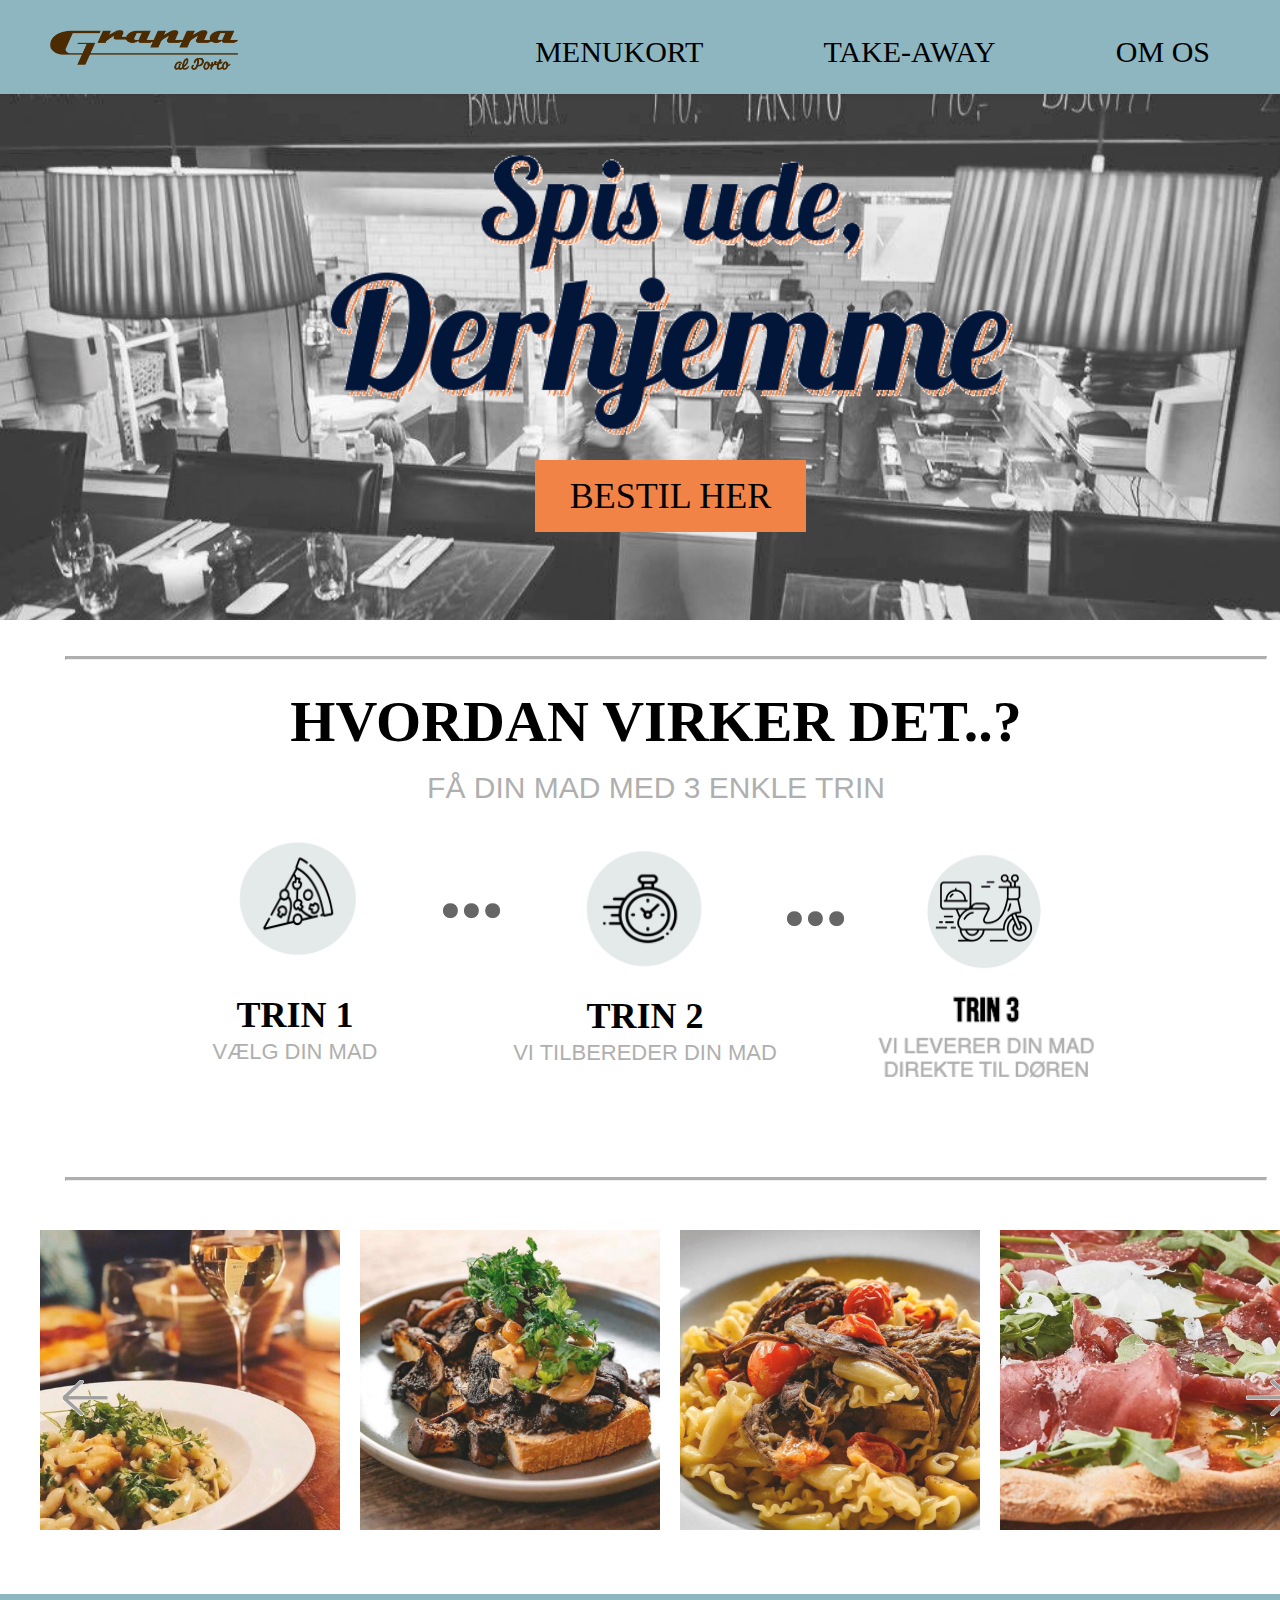
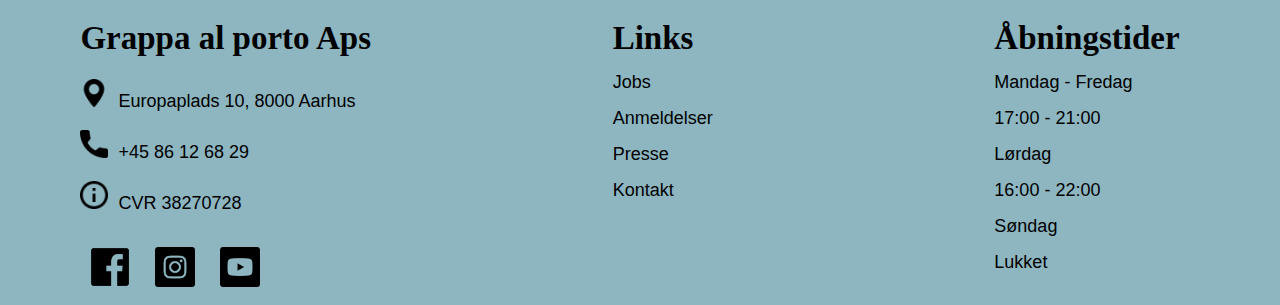
<file: index.html>
<!DOCTYPE html>
<html lang="da">

<head>
    
	<meta charset="utf-8">
    <meta name="viewport" content="width=device-width, initial-scale=1.0">

<!-- SEO -->
	<title>Mobile First</title>
	<meta name="author" content="Your Name">
    <meta name="keywords" content="Grappa, corona, italiensk, mad, pizza, pasta, specialiteter, take-away, kvalitet, Aarhus, restaurant">
	<meta name="Grappa al Porto" content="Grappa al Porto har et stærkt slægtsskab til Restaurant Grappa, som i mange år har serveret italienske lækkerier på Åboulevarden">

<!-- Stylesheets -->
	<link rel="stylesheet" href="css/style.css">
    <link rel="stylesheet" href="css/forside.css">

</head>

<body>
    
<!-- Header -->
	<header class="header">
<!-- Logo -->
    <a href="index.html" class="logo">
    <img src="images/Logo.png" alt="logo" height="40"> 
    </a>
<!-- Menuknap -->
    <input class="menu-btn" type="checkbox" id="menu-btn">
    <label class="menu-icon" for="menu-btn"><span class="navicon">
    </span></label>
<!-- Menu -->
    <ul class="menu">
        <li><a href="menu%202.html">MENUKORT</a></li>
        <li><a href="take-away.html">TAKE-AWAY</a></li>
        <li><a href="omos.html">OM OS</a></li>
    </ul>
    </header>

	<main>
<!-- Banner --> 
    <div class="banner">
    <div class="banner-text">
    <img src="images/Overskrift.png" class="overskrift" alt="headline">
    <button>BESTIL HER</button>
    </div>
    </div>

<!-- Linje --> 
    <br>
    <br>
    <hr class="linje">
    <br>
        
<!-- Timeline over bestilling --> 
    <div class="wrapper">

<!-- Infographic -->
    <h3 id="indledning">HVORDAN VIRKER DET..?</h3>
    <p id="enkle-trin">FÅ DIN MAD MED 3 ENKLE TRIN</p>
    <br>
    <img src="images/Infographic.png" class="infographic" alt="infographic">
    <br>
    <div class="area">
    <img src="images/pizza.png" class="pizza" alt="pizza">
    <div>
    <h3 id="trin-1">TRIN 1</h3>
    <p id="des-1">VÆLG DIN MAD</p>
    </div>
    <div class="dot"><p>...</p></div>
    </div>
    <br>
        
    <div class="area">
    <img src="images/time.png" class="time" alt="time">
    <div>
    <h3 id="trin-2">TRIN 2</h3>
    <p id="des-2">VI TILBEREDER DIN MAD</p>
    </div>
    <div class="dot-1"><p>...</p></div>
    </div>
    <br>
        
    <div class="area">
    <img src="images/levering.png" class="delivery" alt="pizza">
    <div>
    <img src="images/trin-3.png" class="trin-3" alt="trin">
    <h3 id="trin-3">TRIN 3</h3>
    <p id="des-3">VI LEVERER DIN MAD<br>DIREKTE TIL DØREN</p>
    </div>
    </div>
    <br>
    <br>
    </div>
        
<!-- Billedgalleri -->
    <hr class="linje-1">
    <ul class="image-gallery">
        <li><img src="images/Billedgalleri-1" alt=image-gallery class="image-1"></li>
        <li><img src="images/Billedgalleri-2" alt=image-gallery class="image-2"></li>
        <li><img src="images/Billedgalleri-3" alt=image-gallery class="image-3"></li>
        <li><img src="images/Billedgalleri-4" alt=image-gallery class="image-4"></li>
    </ul>
        
    <div class="arrows">
    <img src="images/arrow-1.png" alt="arrow" class="arrow-1">
    <img src="images/arrow-2.png" alt="arrow" class="arrow-2">
    </div>
    <br><br><br><br><br><br><br><br>
    </main>
	
<!-- Footer -->
    <footer class="footer">
    <div class="main-content">
<!-- Venstre kolonne -->
        <div class="left-box">
        <h1>Grappa al porto Aps</h1>
        <div class="content">
        <ul class="contact-icon">
            <li><a href="#"><img src="images/location.png" alt="place">Europaplads 10, 8000 Aarhus</a></li>
            <li><a href="#"><img src="images/phone.png" alt="phone">+45 86 12 68 29</a></li>
            <li><a href="#"><img src="images/cvr.png" alt="cvr"></a>CVR 38270728</li>
        </ul>
        <br>
        <ul class="social-icon">
            <li><a href="https://www.facebook.com/pages/category/Italian-Restaurant/Restaurant-Grappa-183542588343561/"><img src="images/facebook.png" alt="facebook"></a></li>
            <li><a href="https://www.instagram.com/restaurantgrappa/?hl=da"><img src="images/instagram.png" alt="instagram"></a></li>
            <li><a href="https://www.youtube.com"><img src="images/youtube.png" alt="youtube"></a></li>
        </ul>
        </div>
    </div>
        
<!-- Midter kolonne -->
        <br>
        <div class="center-box">
        <h1>Links</h1>
        <div class="content">
        <ul class="links">
            <li><a href="#">Jobs</a></li>
            <li><a href="#">Anmeldelser</a></li>
            <li><a href="#"></a>Presse</li>
            <li><a href="#"></a>Kontakt</li>
        </ul>
        </div>
    </div>

<!-- Højre kolonne -->
        <br>
    <div class="right-box">
        <h1>Åbningstider</h1>
        <div class="content">
        <ul class="hours">
            <li><a href="#">Mandag - Fredag</a></li>
            <li><a href="#">17:00 - 21:00</a></li>
            <li><a href="#">Lørdag</a></li>
            <li><a href="#">16:00 - 22:00</a></li>
            <li><a href="#"></a>Søndag</li>
            <li><a href="#">Lukket</a></li>
        </ul>
        </div>
    </div>
    </div>
    </footer>
    
</body>

</html>
</file>
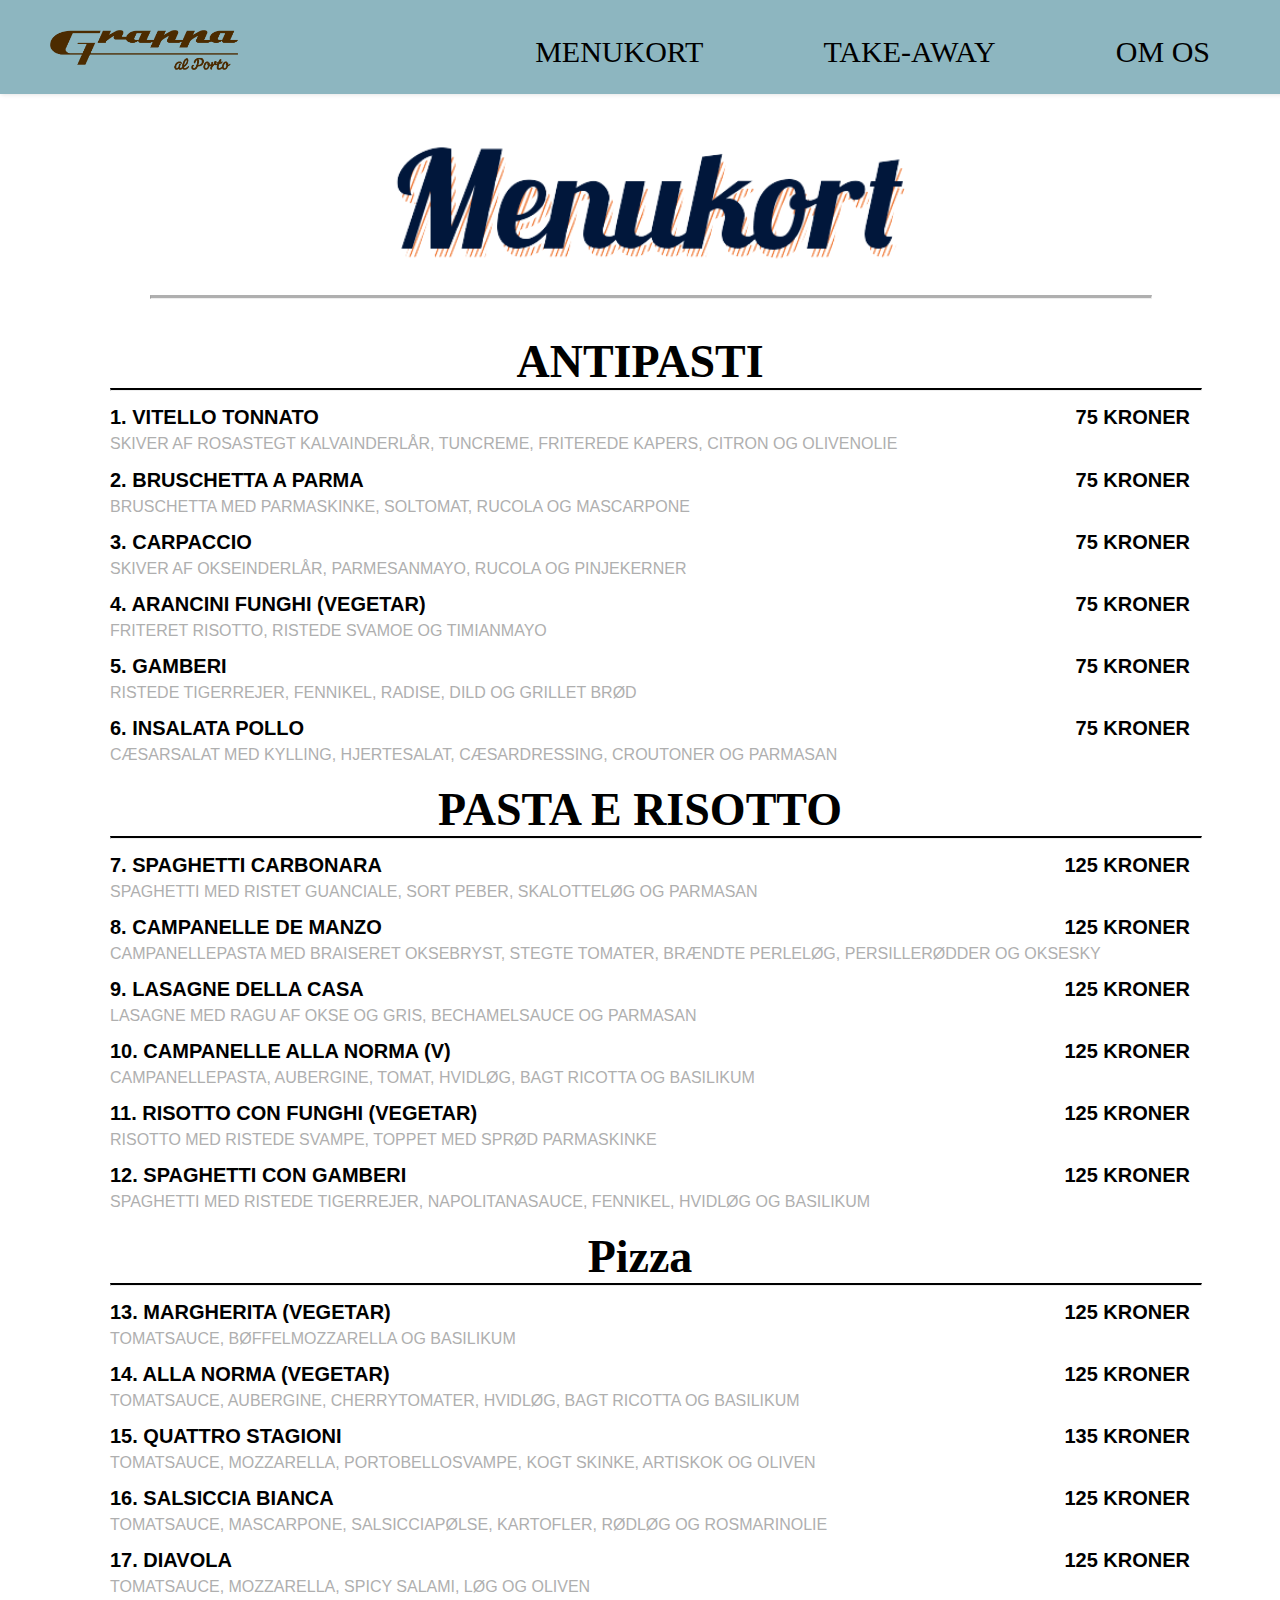
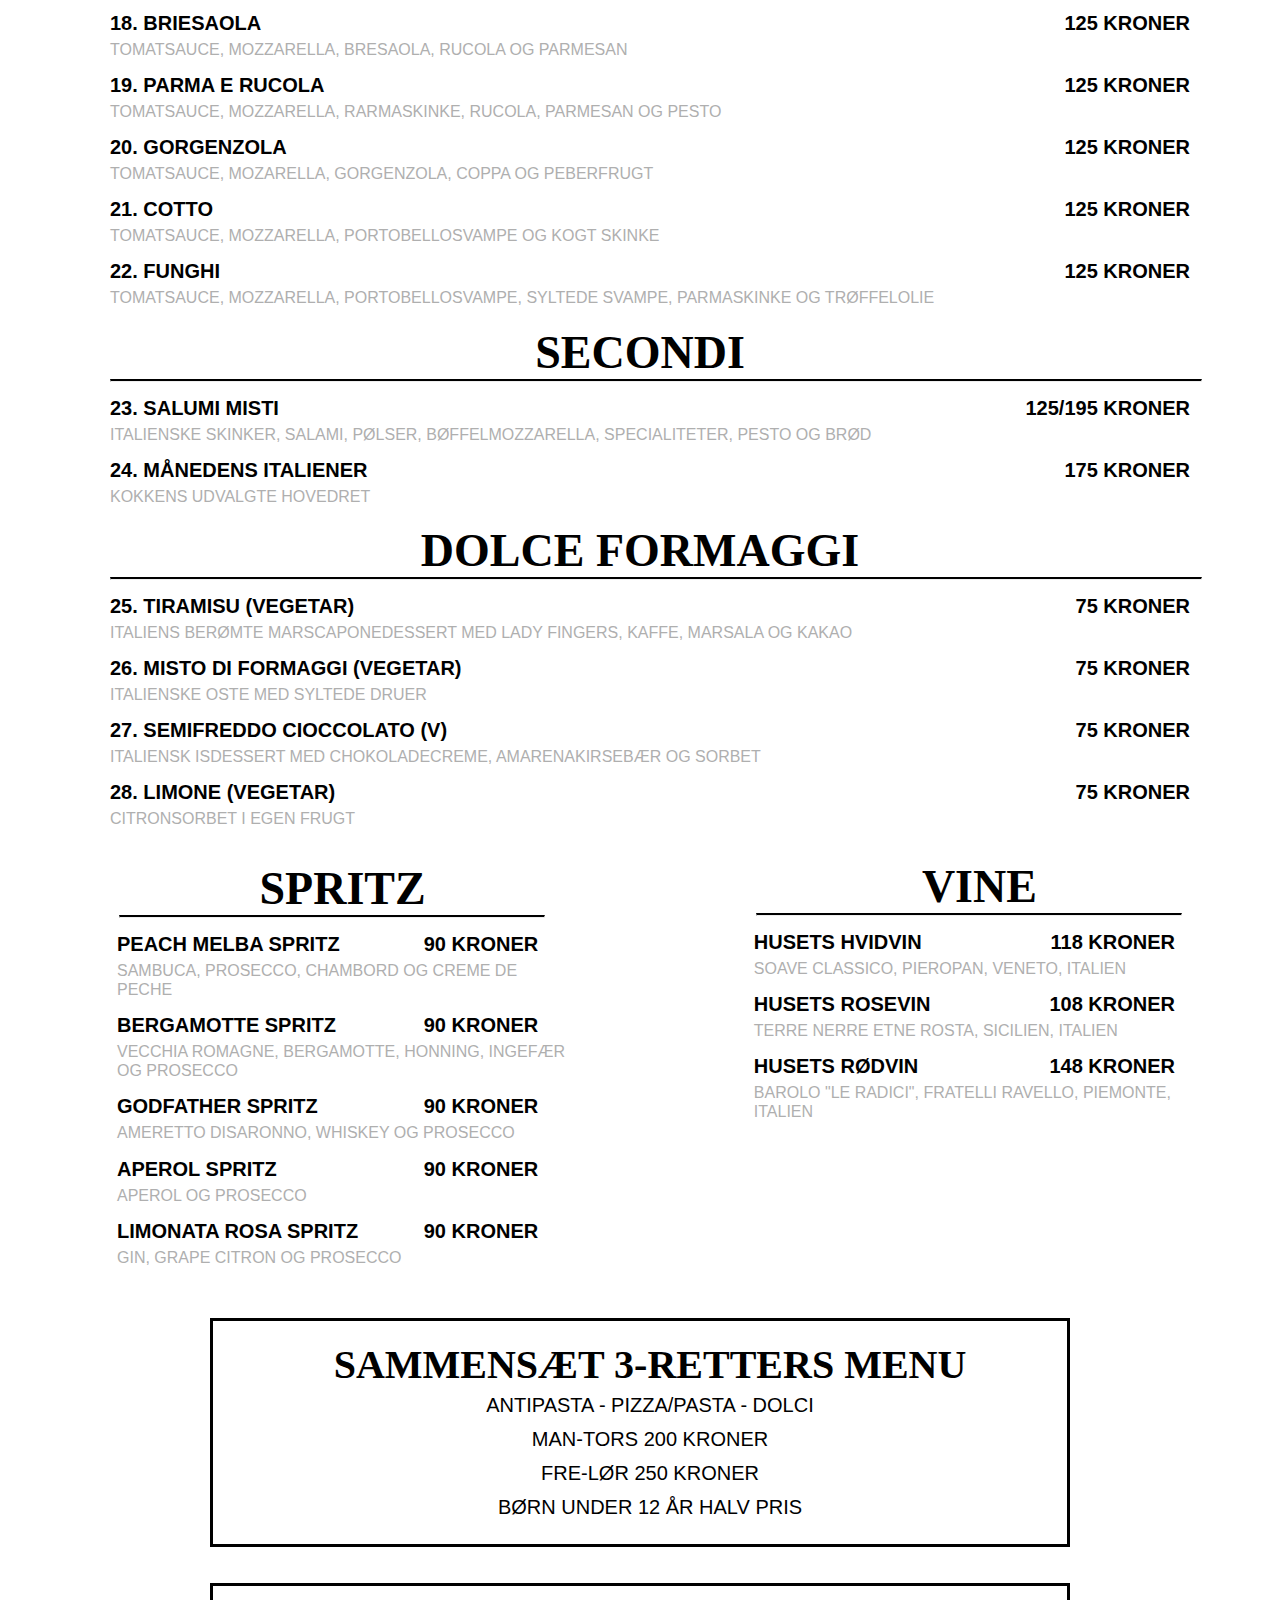
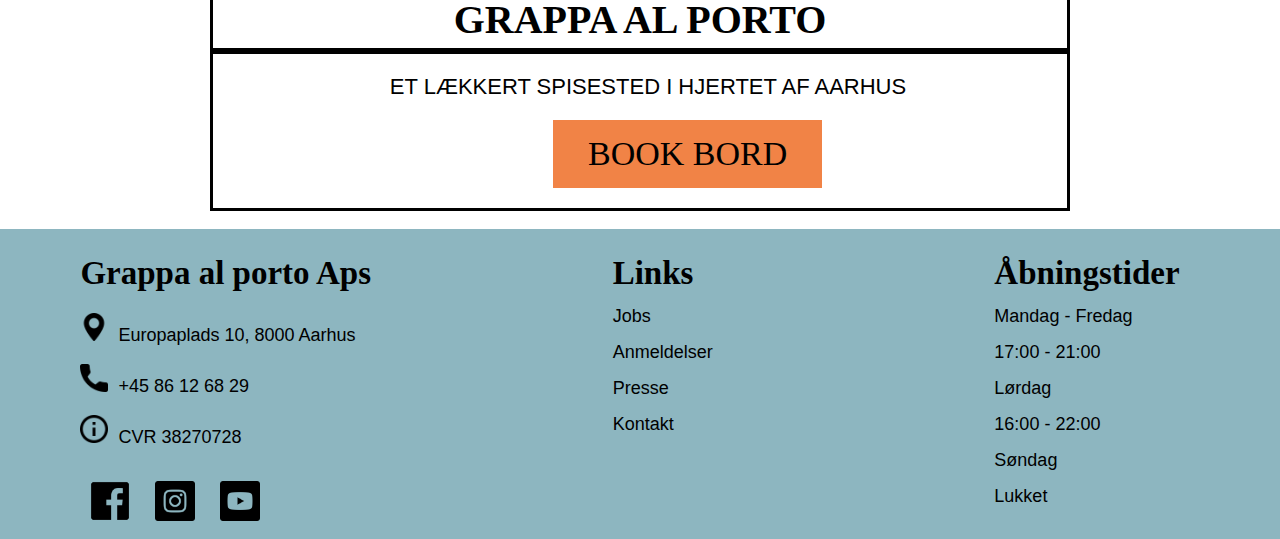
<file: menu 2.html>
<!DOCTYPE html>
<html lang="da">

<head>
    
	<meta charset="utf-8">
    <meta name="viewport" content="width=device-width, initial-scale=1.0">
    
<!-- SEO -->
	<title>Mobile First</title>
	<meta name="author" content="Your Name">
    <meta name="keywords" content="menu, menukort, pizza, pasta, risotto, drikkevarer, specialiteter, take-away, corona, bestil, book">
	<meta name="Grappa al Porto" content="Et menukort som byder på alle de italienske klassiskere, lavet på de bedste råvarer">
    
<!-- Stylesheets -->
	<link rel="stylesheet" href="css/style.css">
    <link rel="stylesheet" href="css/menu%202.css">

</head>

<body>
	<!-- Header -->
	<header class="header">
<!-- Logo -->
    <a href="index.html" class="logo">
    <img src="images/Logo.png" alt="logo" height="40"> 
    </a>
<!-- Menuknap -->
    <input class="menu-btn" type="checkbox" id="menu-btn">
    <label class="menu-icon" for="menu-btn"><span class="navicon">
    </span></label>
<!-- Menu -->
    <ul class="menu">
        <li><a href="menu.html">MENUKORT</a></li>
        <li><a href="take-away.html">TAKE-AWAY</a></li>
        <li><a href="omos.html">OM OS</a></li>
    </ul>
    </header>

	<main>
 <!-- Overskrift -->
    <img src="images/Menukort-headline.png" class="menukort" alt="menukort">
    <hr class="linje">
    <br>
    <br>
    
<!-- Menukort -->
    <h2>ANTIPASTI</h2>
    <hr class="linje-2">
    <pre class="bold">1. VITELLO TONNATO<span class="price">75 KRONER</span></pre>
    <p class="normal">SKIVER AF ROSASTEGT KALVAINDERLÅR, TUNCREME, FRITEREDE KAPERS, CITRON OG OLIVENOLIE</p>
    <pre class="bold">2. BRUSCHETTA A PARMA<span class="price">75 KRONER</span></pre>
    <p class="normal">BRUSCHETTA MED PARMASKINKE, SOLTOMAT, RUCOLA OG MASCARPONE</p>
    <pre class="bold">3. CARPACCIO<span class="price">75 KRONER</span></pre>
    <p class="normal">SKIVER AF OKSEINDERLÅR, PARMESANMAYO, RUCOLA OG PINJEKERNER</p>
    <pre class="bold">4. ARANCINI FUNGHI (VEGETAR)<span class="price">75 KRONER</span></pre>
    <p class="normal">FRITERET RISOTTO, RISTEDE SVAMOE OG TIMIANMAYO</p>
    <pre class="bold">5. GAMBERI<span class="price">75 KRONER</span></pre>
    <p class="normal">RISTEDE TIGERREJER, FENNIKEL, RADISE, DILD OG GRILLET BRØD</p>
    <pre class="bold">6. INSALATA POLLO<span class="price">75 KRONER</span></pre>
    <p class="normal">CÆSARSALAT MED KYLLING, HJERTESALAT, CÆSARDRESSING, CROUTONER OG PARMASAN</p>
    <br>
        
    <h2>PASTA E RISOTTO</h2>
    <hr class="linje-2">
    <pre class="bold">7. SPAGHETTI CARBONARA<span class="price">125 KRONER</span></pre>
    <p class="normal">SPAGHETTI MED RISTET GUANCIALE, SORT PEBER, SKALOTTELØG OG PARMASAN</p>
    <pre class="bold">8. CAMPANELLE DE MANZO<span class="price">125 KRONER</span></pre>
    <p class="normal">CAMPANELLEPASTA MED BRAISERET OKSEBRYST, STEGTE TOMATER, BRÆNDTE PERLELØG, PERSILLERØDDER OG OKSESKY</p>
    <pre class="bold">9. LASAGNE DELLA CASA<span class="price">125 KRONER</span></pre>
    <p class="normal">LASAGNE MED RAGU AF OKSE OG GRIS, BECHAMELSAUCE OG PARMASAN</p>
    <pre class="bold">10. CAMPANELLE ALLA NORMA (V)<span class="price">125 KRONER</span></pre>
    <p class="normal">CAMPANELLEPASTA, AUBERGINE, TOMAT, HVIDLØG, BAGT RICOTTA OG BASILIKUM</p>
    <pre class="bold">11. RISOTTO CON FUNGHI (VEGETAR)<span class="price">125 KRONER</span></pre>
    <p class="normal">RISOTTO MED RISTEDE SVAMPE, TOPPET MED SPRØD PARMASKINKE</p>
    <pre class="bold">12. SPAGHETTI CON GAMBERI<span class="price">125 KRONER</span></pre>
    <p class="normal">SPAGHETTI MED RISTEDE TIGERREJER, NAPOLITANASAUCE, FENNIKEL, HVIDLØG OG BASILIKUM</p>
        
    <br>
    
    <h2>Pizza</h2>
    <hr class="linje-2">
    <pre class="bold">13. MARGHERITA (VEGETAR)<span class="price">125 KRONER</span></pre>
    <p class="normal">TOMATSAUCE, BØFFELMOZZARELLA OG BASILIKUM</p>
    <pre class="bold">14. ALLA NORMA (VEGETAR)<span class="price">125 KRONER</span></pre>
    <p class="normal">TOMATSAUCE, AUBERGINE, CHERRYTOMATER, HVIDLØG, BAGT RICOTTA OG BASILIKUM</p>
    <pre class="bold">15. QUATTRO STAGIONI<span class="price">135 KRONER</span></pre>
    <p class="normal">TOMATSAUCE, MOZZARELLA, PORTOBELLOSVAMPE, KOGT SKINKE, ARTISKOK OG OLIVEN</p>
    <pre class="bold">16. SALSICCIA BIANCA<span class="price">125 KRONER</span></pre>
    <p class="normal">TOMATSAUCE, MASCARPONE, SALSICCIAPØLSE, KARTOFLER, RØDLØG OG ROSMARINOLIE</p>
    <pre class="bold">17. DIAVOLA<span class="price">125 KRONER</span></pre>
    <p class="normal">TOMATSAUCE, MOZZARELLA, SPICY SALAMI, LØG OG OLIVEN</p>
    <pre class="bold">18. BRIESAOLA<span class="price">125 KRONER</span></pre>
    <p class="normal">TOMATSAUCE, MOZZARELLA, BRESAOLA, RUCOLA OG PARMESAN</p>
    <pre class="bold">19. PARMA E RUCOLA<span class="price">125 KRONER</span></pre>
    <p class="normal">TOMATSAUCE, MOZZARELLA, RARMASKINKE, RUCOLA, PARMESAN OG PESTO</p>
    <pre class="bold">20. GORGENZOLA<span class="price">125 KRONER</span></pre>
    <p class="normal">TOMATSAUCE, MOZARELLA, GORGENZOLA, COPPA OG PEBERFRUGT</p>
    <pre class="bold">21. COTTO<span class="price">125 KRONER</span></pre>
    <p class="normal">TOMATSAUCE, MOZZARELLA, PORTOBELLOSVAMPE OG KOGT SKINKE</p>
    <pre class="bold">22. FUNGHI<span class="price">125 KRONER</span></pre>
    <p class="normal">TOMATSAUCE, MOZZARELLA, PORTOBELLOSVAMPE, SYLTEDE SVAMPE, PARMASKINKE OG TRØFFELOLIE</p>
    <br>
        
    <h2>SECONDI</h2>
    <hr class="linje-2">
    <pre class="bold">23. SALUMI MISTI<span class="price">125/195 KRONER</span></pre>
    <p class="normal">ITALIENSKE SKINKER, SALAMI, PØLSER, BØFFELMOZZARELLA, SPECIALITETER, PESTO OG BRØD</p>
    <pre class="bold">24. MÅNEDENS ITALIENER<span class="price">175 KRONER</span></pre>
    <p class="normal">KOKKENS UDVALGTE HOVEDRET</p>
    <br>
        
    <h2>DOLCE FORMAGGI</h2>
    <hr class="linje-2">
    <pre class="bold">25. TIRAMISU (VEGETAR)<span class="price">75 KRONER</span></pre>
    <p class="normal">ITALIENS BERØMTE MARSCAPONEDESSERT MED LADY FINGERS, KAFFE, MARSALA OG KAKAO</p>
    <pre class="bold">26. MISTO DI FORMAGGI (VEGETAR)<span class="price">75 KRONER</span></pre>
    <p class="normal">ITALIENSKE OSTE MED SYLTEDE DRUER</p>
    <pre class="bold">27. SEMIFREDDO CIOCCOLATO (V)<span class="price">75 KRONER</span></pre>
    <p class="normal">ITALIENSK ISDESSERT MED CHOKOLADECREME, AMARENAKIRSEBÆR OG SORBET</p>
    <pre class="bold">28. LIMONE (VEGETAR)<span class="price">75 KRONER</span></pre>
    <p class="normal">CITRONSORBET I EGEN FRUGT</p>
    <br>

<!-- Drikkevarer -->
    <section class="grid">
    <div class="wrap-1">
        <h3 class="title">SPRITZ</h3>
        <hr class="linje-3">
        <pre class="headline">PEACH MELBA SPRITZ<span class="price">90 KRONER</span></pre>
        <p class="description">SAMBUCA, PROSECCO, CHAMBORD OG CREME DE PECHE</p>
        <pre class="headline">BERGAMOTTE SPRITZ<span class="price">90 KRONER</span></pre>
        <p class="description">VECCHIA ROMAGNE, BERGAMOTTE, HONNING, INGEFÆR OG PROSECCO</p>
        <pre class="headline">GODFATHER SPRITZ<span class="price">90 KRONER</span></pre>
        <p class="description">AMERETTO DISARONNO, WHISKEY OG PROSECCO</p>
        <pre class="headline">APEROL SPRITZ<span class="price">90 KRONER</span></pre>
        <p class="description">APEROL OG PROSECCO</p>
        <pre class="headline">LIMONATA ROSA SPRITZ<span class="price">90 KRONER</span></pre>
        <p class="description">GIN, GRAPE CITRON OG PROSECCO</p>
    </div>    
    <br>
    <div class="wrap-2">
        <h3 class="title">VINE</h3>
        <hr class="linje-3">
        <pre class="headline">HUSETS HVIDVIN<span class="price">118 KRONER</span></pre>
        <p class="description">SOAVE CLASSICO, PIEROPAN, VENETO, ITALIEN</p>
        <pre class="headline">HUSETS ROSEVIN<span class="price">108 KRONER</span></pre>
        <p class="description">TERRE NERRE ETNE ROSTA, SICILIEN, ITALIEN</p>
        <pre class="headline">HUSETS RØDVIN<span class="price">148 KRONER</span></pre>
        <p class="description">BAROLO "LE RADICI", FRATELLI RAVELLO, PIEMONTE, ITALIEN</p>
    </div>    
    </section>
    <br>
    <br>
        
<!-- 3-retters menu -->
    <div class="border">
        <h4>SAMMENSÆT 3-RETTERS MENU</h4>
        <p class="retter">ANTIPASTA - PIZZA/PASTA - DOLCI<br>MAN-TORS 200 KRONER<br>FRE-LØR 250 KRONER<br>BØRN UNDER 12 ÅR HALV PRIS</p>
    </div>
    <br>
    <br>
        
<!-- Book bord -->
    <div class="border-2">
        <h4>GRAPPA AL PORTO</h4>
    </div>  
    <div class="border-3">
        <p class="book">ET LÆKKERT SPISESTED I HJERTET AF AARHUS</p>
        <button>BOOK BORD</button>    
    </div>
    <br>
    </main>
	
<!-- Footer -->
    <footer class="footer">
    <div class="main-content">
<!-- Venstre kolonne -->
        <div class="left-box">
        <h1>Grappa al porto Aps</h1>
        <div class="content">
        <ul class="contact-icon">
            <li><a href="#"><img src="images/location.png" alt="place">Europaplads 10, 8000 Aarhus</a></li>
            <li><a href="#"><img src="images/phone.png" alt="phone">+45 86 12 68 29</a></li>
            <li><a href="#"><img src="images/cvr.png" alt="cvr"></a>CVR 38270728</li>
        </ul>
        <br>
        <ul class="social-icon">
            <li><a href="https://www.facebook.com/pages/category/Italian-Restaurant/Restaurant-Grappa-183542588343561/"><img src="images/facebook.png" alt="facebook"></a></li>
            <li><a href="https://www.instagram.com/restaurantgrappa/?hl=da"><img src="images/instagram.png" alt="instagram"></a></li>
            <li><a href="https://www.youtube.com"><img src="images/youtube.png" alt="youtube"></a></li>
        </ul>
        </div>
    </div>
        
<!-- Midter kolonne -->
        <br>
        <div class="center-box">
        <h1>Links</h1>
        <div class="content">
        <ul class="links">
            <li><a href="#">Jobs</a></li>
            <li><a href="#">Anmeldelser</a></li>
            <li><a href="#"></a>Presse</li>
            <li><a href="#"></a>Kontakt</li>
        </ul>
        </div>
    </div>

<!-- Højre kolonne -->
        <br>
    <div class="right-box">
        <h1>Åbningstider</h1>
        <div class="content">
        <ul class="hours">
            <li><a href="#">Mandag - Fredag</a></li>
            <li><a href="#">17:00 - 21:00</a></li>
            <li><a href="#">Lørdag</a></li>
            <li><a href="#">16:00 - 22:00</a></li>
            <li><a href="#"></a>Søndag</li>
            <li><a href="#">Lukket</a></li>
        </ul>
        </div>
    </div>
    </div>
    </footer>
    
</body>

</html>
</file>
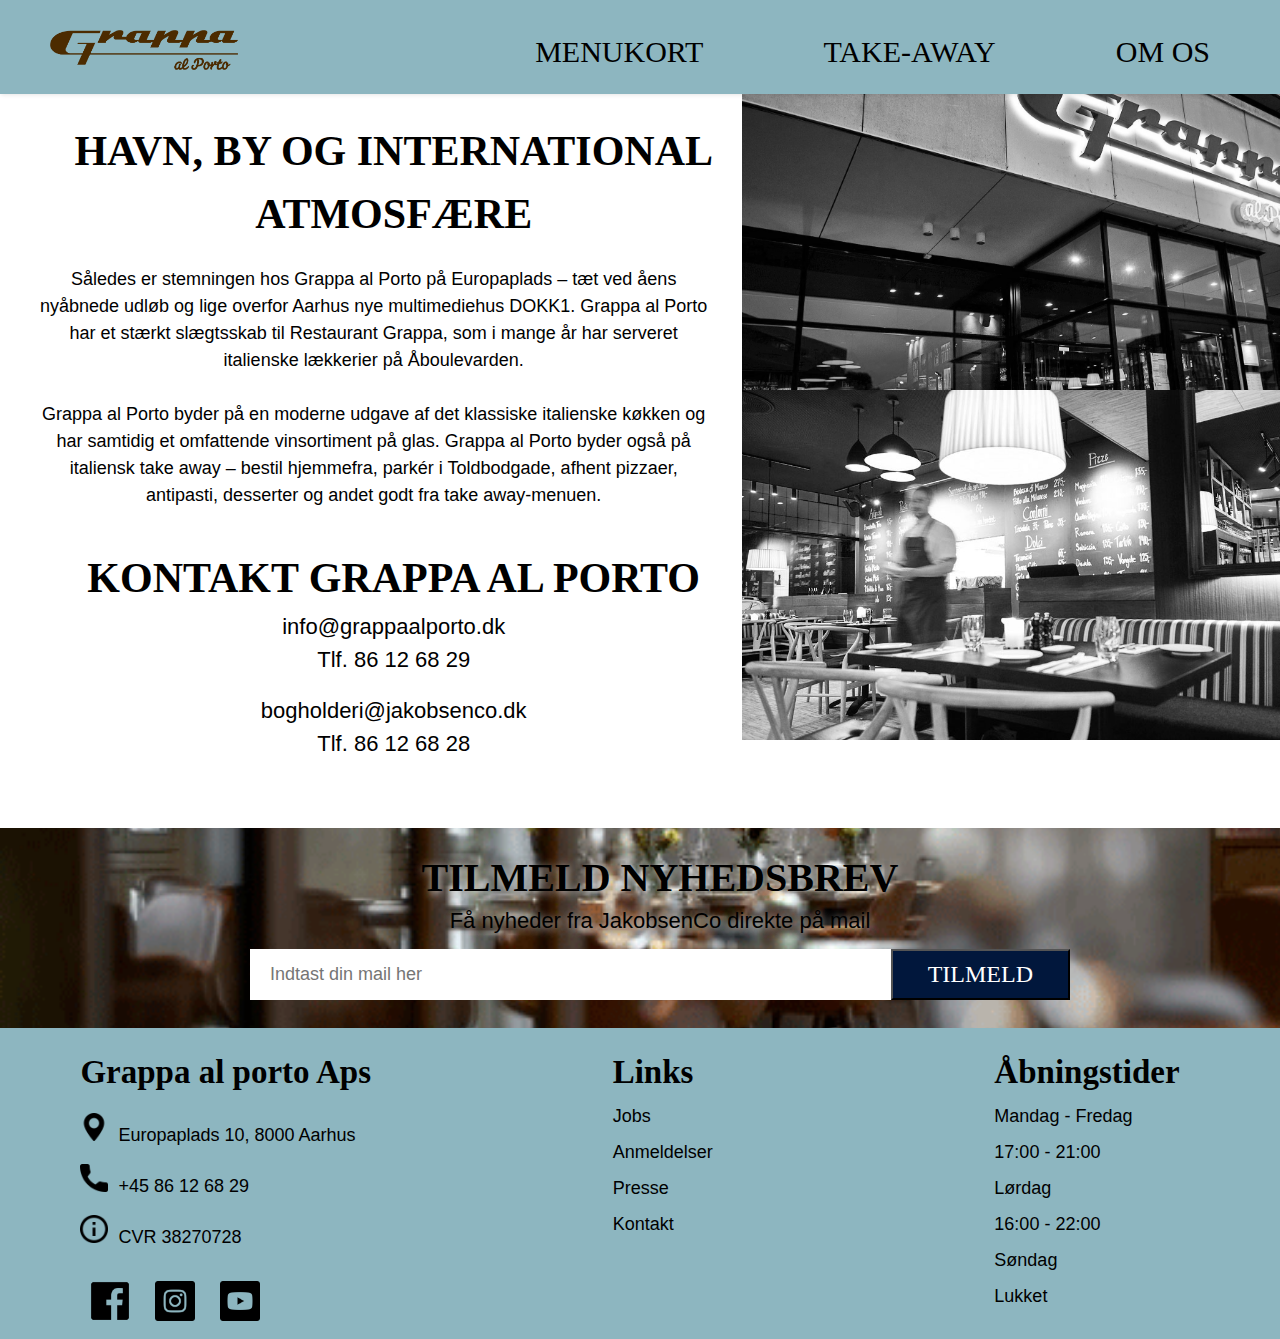
<file: omos.html>
<!DOCTYPE html>
<html lang="da">

<head>
    
	<meta charset="utf-8">
    <meta name="viewport" content="width=device-width, initial-scale=1.0">
    
<!-- SEO -->
	<title>Mobile First</title>
	<meta name="author" content="Your Name">
    <meta name="keywords" content="lokal, Aarhus, restarant, kontakt, åen, take-away, nyhed">
	<meta name="Grappa al Porto" content="Grappa al Porto byder på en moderne udgave af det klassiske italienske køkken og har samtidig et omfattende vinsortiment på glas.">
    

<!-- Stylesheets -->
	<link rel="stylesheet" href="css/style.css">
    <link rel="stylesheet" href="css/omos.css">
	
</head>

<body>
	<!-- Header -->
	<header class="header">
<!-- Logo -->
    <a href="index.html" class="logo">
    <img src="images/Logo.png" alt="logo" height="40"> 
    </a>
<!-- Menuknap -->
    <input class="menu-btn" type="checkbox" id="menu-btn">
    <label class="menu-icon" for="menu-btn"><span class="navicon">
    </span></label>
<!-- Menu -->
    <ul class="menu">
        <li><a href="menu%202.html">MENUKORT</a></li>
        <li><a href="take-away.html">TAKE-AWAY</a></li>
        <li><a href="omos.html">OM OS</a></li>
    </ul>
    </header>

	<main>
<!-- Banner -->
    <div class="wrapper">
    <div class="wrap-1">
    <div class="banner"></div>
    <div class="banner-2"></div>
    <br>
    </div>

<!-- Om Grappa -->
    <div class="wrap-2">
    <h2>HAVN, BY OG INTERNATIONAL ATMOSFÆRE</h2>
    <p class="om">Således er stemningen hos Grappa al Porto på Europaplads – tæt ved åens nyåbnede udløb og lige overfor Aarhus nye multimediehus DOKK1. Grappa al Porto har et stærkt slægtsskab til Restaurant Grappa, som i mange år har serveret italienske lækkerier på Åboulevarden.<br><br>
    Grappa al Porto byder på en moderne udgave af det klassiske italienske køkken og har samtidig et omfattende vinsortiment på glas. Grappa al Porto byder også på italiensk take away – bestil hjemmefra, parkér i Toldbodgade, afhent pizzaer, antipasti, desserter og andet godt fra take away-menuen.</p>
    <br>
        
<!-- Kontaktoplysninger -->
    <h2>KONTAKT GRAPPA AL PORTO</h2>
    <p class="contact">info@grappaalporto.dk<br>Tlf. 86 12 68 29</p>
    <br>
    <p class="contact">bogholderi@jakobsenco.dk<br>Tlf. 86 12 68 28</p>
    <br>
    </div>
    </div>
        
<!-- Nyhedsbrev -->
    <div class="newsletter">
    <h3>TILMELD NYHEDSBREV</h3>
        <div class="border">
        <p class="tilmeld">Få nyheder fra JakobsenCo direkte på mail</p>
        <form class="newsletter-form">
        <input type="text" class="txtb" placeholder="Indtast din mail her">
        <input type="submit" class="btn" value="TILMELD">
        </form>
        </div>
    </div>
    </main>
	
    <!-- Footer -->
    <footer class="footer">
    <div class="main-content">
<!-- Venstre kolonne -->
        <div class="left-box">
        <h1>Grappa al porto Aps</h1>
        <div class="content">
        <ul class="contact-icon">
            <li><a href="#"><img src="images/location.png" alt="place">Europaplads 10, 8000 Aarhus</a></li>
            <li><a href="#"><img src="images/phone.png" alt="phone">+45 86 12 68 29</a></li>
            <li><a href="#"><img src="images/cvr.png" alt="cvr"></a>CVR 38270728</li>
        </ul>
        <br>
        <ul class="social-icon">
            <li><a href="https://www.facebook.com/pages/category/Italian-Restaurant/Restaurant-Grappa-183542588343561/"><img src="images/facebook.png" alt="facebook"></a></li>
            <li><a href="https://www.instagram.com/restaurantgrappa/?hl=da"><img src="images/instagram.png" alt="instagram"></a></li>
            <li><a href="https://www.youtube.com"><img src="images/youtube.png" alt="youtube"></a></li>
        </ul>
        </div>
    </div>
        
<!-- Midter kolonne -->
        <br>
        <div class="center-box">
        <h1>Links</h1>
        <div class="content">
        <ul class="links">
            <li><a href="#">Jobs</a></li>
            <li><a href="#">Anmeldelser</a></li>
            <li><a href="#"></a>Presse</li>
            <li><a href="#"></a>Kontakt</li>
        </ul>
        </div>
    </div>

<!-- Højre kolonne -->
        <br>
    <div class="right-box">
        <h1>Åbningstider</h1>
        <div class="content">
        <ul class="hours">
            <li><a href="#">Mandag - Fredag</a></li>
            <li><a href="#">17:00 - 21:00</a></li>
            <li><a href="#">Lørdag</a></li>
            <li><a href="#">16:00 - 22:00</a></li>
            <li><a href="#"></a>Søndag</li>
            <li><a href="#">Lukket</a></li>
        </ul>
        </div>
    </div>
    </div>
    </footer>
    
</body>

</html>
</file>
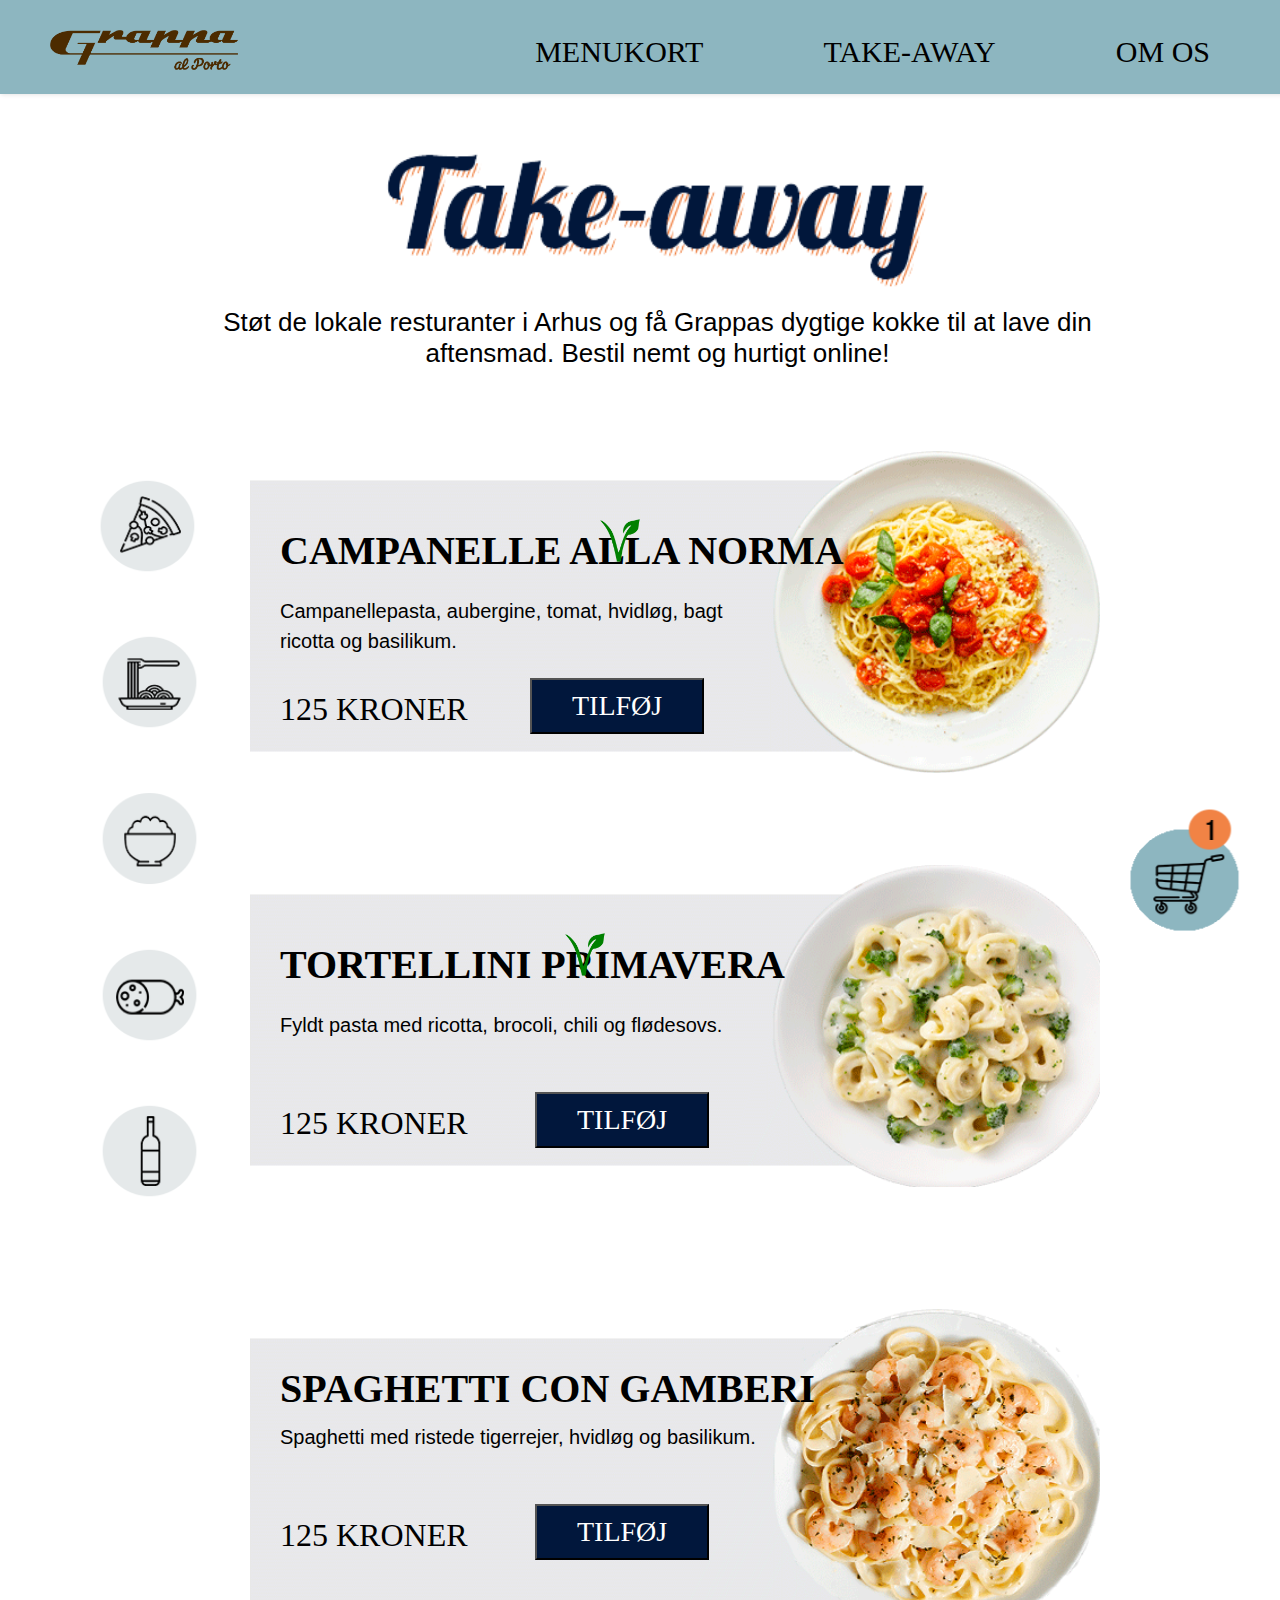
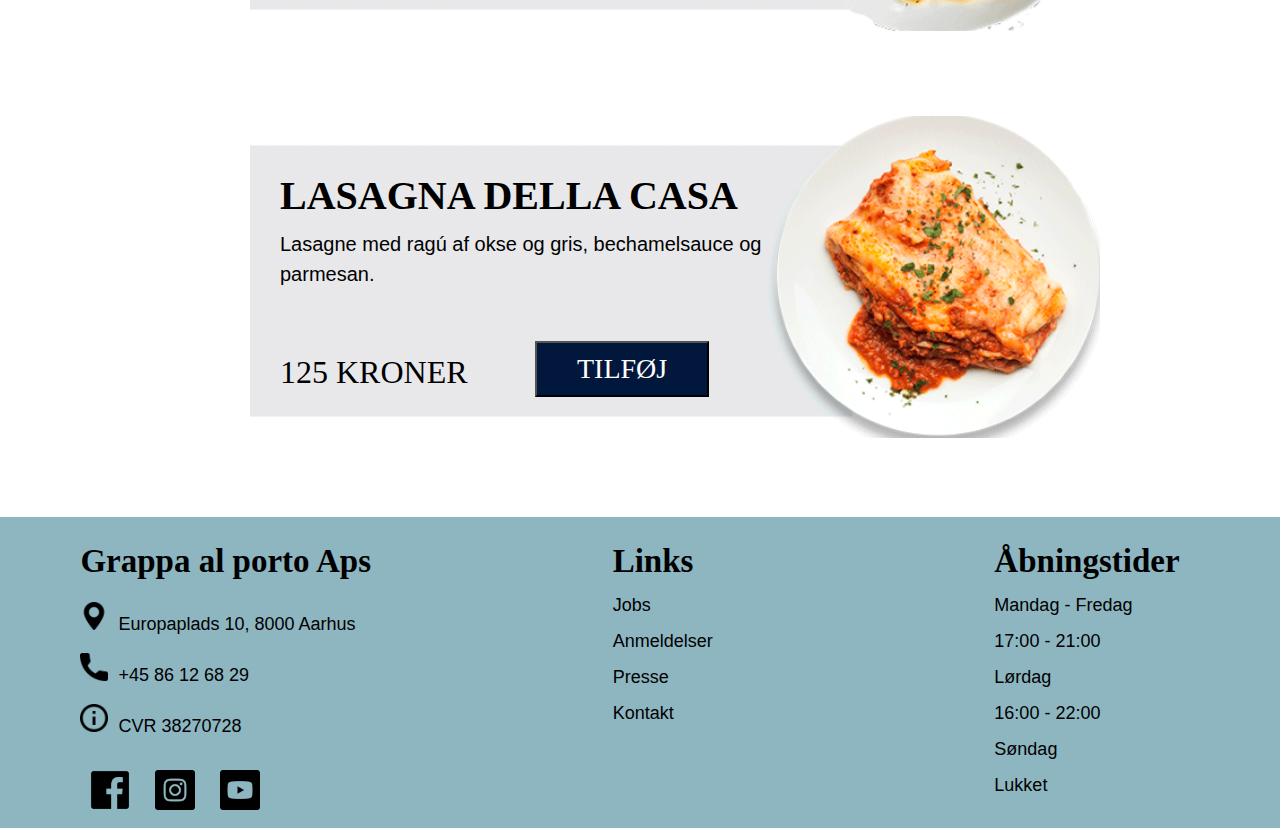
<file: take-away.html>
<!DOCTYPE html>
<html lang="da">

<head>
    
	<meta charset="utf-8">
    <meta name="viewport" content="width=device-width, initial-scale=1.0">

<!-- SEO -->
	<title>Mobile First</title>
	<meta name="author" content="Your Name">
    <meta name="keywords" content="bestil, take-away, corona, levering, pizza, pasta, drikkevarer, risotto, kvalitet, Aarhus">
	<meta name="description" content="Grappa al Porto byder på italiensk take away – bestil hjemmefra. Nemt og hurtigt!">
    
<!-- Stylesheets -->
	<link rel="stylesheet" href="css/style.css">
    <link rel="stylesheet" href="css/take-away.css">

</head>

<body>
	<!-- Header -->
	<header class="header">
<!-- Logo -->
    <a href="index.html" class="logo">
    <img src="images/Logo.png" alt="logo" height="40"> 
    </a>
<!-- Menuknap -->
    <input class="menu-btn" type="checkbox" id="menu-btn">
    <label class="menu-icon" for="menu-btn"><span class="navicon">
    </span></label>
<!-- Menu -->
    <ul class="menu">
        <li><a href="menu%202.html">MENUKORT</a></li>
        <li><a href="take-away.html">TAKE-AWAY</a></li>
        <li><a href="omos.html">OM OS</a></li>
    </ul>
    </header>

	<main>
<!-- Overskrift -->
    <img src="images/Take-away.png" class="take-away" alt="take-away">
    <p class="intro">Støt de lokale resturanter i Arhus og få Grappas dygtige kokke til at lave din aftensmad. Bestil nemt og hurtigt online!</p>

<!-- Kategorier -->
    <ul class="kategorier">
        <li><img src="images/pizzaicon.png" alt="pizza"></li>
        <li><img src="images/pastaicon.png" alt="pasta"></li>
        <li><img src="images/riceicon.png" alt="rice"></li>
        <li><img src="images/meaticon.png" alt="meat"></li>
        <li><img src="images/wine.icon.png" alt="wine"></li>
    </ul>
        
<!-- Valgmulighed 1 -->
    <section class="valgmuligheder">
    <div class="valg-1">
    <img src="images/pasta-1.png" class="pasta-1" alt="pasta">
    <img src="images/pasta-1-web.png" class="pasta-1-web" alt="pasta">
        
    <div class="sec-1">
    <h2>CAMPANELLE ALLA NORMA</h2>
    <img src="images/vegetarianicon.png" class="vege" alt="vegetarian">
    <p class="indhold">Campanellepasta, aubergine, tomat, hvidløg, bagt ricotta og basilikum.</p>
        
    <p class="price">125 KRONER</p>
    <input type="submit" class="btn" value="TILFØJ">
    </div>
    </div>
    <br><br>

<!-- Valgmulighed 2 -->
    <div class="valg-2">
    <img src="images/pasta-2.png" class="pasta-2" alt="pasta">
    <img src="images/pasta-2-web.png" class="pasta-2-web" alt="pasta">
    
    <div class="sec-2">
    <h2>TORTELLINI PRIMAVERA</h2>
    <img src="images/vegetarianicon.png" class="vege-2" alt="vegetarian">
    <p class="indhold">Fyldt pasta med ricotta, brocoli, chili og flødesovs.</p>
        
    <p class="price-1">125 KRONER</p>
    <input type="submit" class="btn-1" value="TILFØJ">
    </div>
    </div>
    <br><br>

<!-- Valgmulighed 3 -->
    <div class="valg-3">
    <img src="images/pasta-3.png" class="pasta-3" alt="pasta">
    <img src="images/pasta-3-web.png" class="pasta-3-web" alt="pasta">
    
    <div class="sec-3">
    <h3>SPAGHETTI CON GAMBERI</h3>
    <p class="indhold-1">Spaghetti med ristede tigerrejer, hvidløg og basilikum.</p>
        
    <p class="price-2">125 KRONER</p>
    <input type="submit" class="btn-2" value="TILFØJ">
    </div>
    </div>
    <br><br>
        
<!-- Valgmulighed 4 -->
    <div class="valg-4">
    <img src="images/pasta-4.png" class="pasta-3" alt="pasta">
    <img src="images/pasta-4-web.png" class="pasta-3-web" alt="pasta">
    
    <div class="sec-4">
    <h3>LASAGNA DELLA CASA</h3>
    <p class="indhold-1">Lasagne med ragú af okse og gris, bechamelsauce og parmesan.</p>
        
    <p class="price-2">125 KRONER</p>
    <input type="submit" class="btn-2" value="TILFØJ">
    </div>
    </div>
    </section>
        
<!-- Indkøbskurv -->
    <div class="sticky">
    <img src="images/shoppingcarticon.png" class="shop" alt="shop">
    </div>
    </main>
	
    <!-- Footer -->
    <footer class="footer">
    <div class="main-content">
<!-- Venstre kolonne -->
        <div class="left-box">
        <h1>Grappa al porto Aps</h1>
        <div class="content">
        <ul class="contact-icon">
            <li><a href="#"><img src="images/location.png" alt="place">Europaplads 10, 8000 Aarhus</a></li>
            <li><a href="#"><img src="images/phone.png" alt="phone">+45 86 12 68 29</a></li>
            <li><a href="#"><img src="images/cvr.png" alt="cvr"></a>CVR 38270728</li>
        </ul>
        <br>
        <ul class="social-icon">
            <li><a href="https://www.facebook.com/pages/category/Italian-Restaurant/Restaurant-Grappa-183542588343561/"><img src="images/facebook.png" alt="facebook"></a></li>
            <li><a href="https://www.instagram.com/restaurantgrappa/?hl=da"><img src="images/instagram.png" alt="instagram"></a></li>
            <li><a href="https://www.youtube.com"><img src="images/youtube.png" alt="youtube"></a></li>
        </ul>
        </div>
    </div>
        
<!-- Midter kolonne -->
        <br>
        <div class="center-box">
        <h1>Links</h1>
        <div class="content">
        <ul class="links">
            <li><a href="#">Jobs</a></li>
            <li><a href="#">Anmeldelser</a></li>
            <li><a href="#"></a>Presse</li>
            <li><a href="#"></a>Kontakt</li>
        </ul>
        </div>
    </div>

<!-- Højre kolonne -->
        <br>
    <div class="right-box">
        <h1>Åbningstider</h1>
        <div class="content">
        <ul class="hours">
            <li><a href="#">Mandag - Fredag</a></li>
            <li><a href="#">17:00 - 21:00</a></li>
            <li><a href="#">Lørdag</a></li>
            <li><a href="#">16:00 - 22:00</a></li>
            <li><a href="#"></a>Søndag</li>
            <li><a href="#">Lukket</a></li>
        </ul>
        </div>
    </div>
    </div>
    </footer>
    
</body>

</html>
</file>
<file: css/style.css>
* {
    margin: 0;
    padding: 0;
}

/* Fonts */
@import url('https://fonts.googleapis.com/css2?family=Bebas+Neue&family=Roboto&display=swap');
@import url('https://fonts.googleapis.com/css2?family=Open+Sans:wght@300&display=swap');

/* CSS variabler */
:root {
    --main-bg-color: white;
    --header-footer: #8db6c0;
    --main-text-color: black;
    --headline: 'Bebas Neue', cursive; 
    --main-text: 'Open Sans', sans-serif;
    --orange: #f18346;
}

/* Header */
.header {
    background-color: var(--header-footer);
    box-shadow: 1px 1px 4px 0 rgba(0,0,0,.1);
    position: fixed;
    width: 100%;
    z-index: 3;
}

.header ul {
    margin: 0;
    padding: 0;
    list-style: none;
    overflow: hidden;
    background-color: var(--header-footer);
}

.header li a {
    color: var(--main-text-color);
    font-family: var(--headline);
    display: block;
    padding: 20px 20px;
    text-decoration: none;
    font-size: 28px;
}

.header li a:hover {
    background-color: #6ba0ad;
}

.header .logo {
    display: block;
    float: left;
    padding: 20px 20px;
    height: 25px;
}

/* Menu */
.header .menu {
    clear: both;
    max-height: 0;
}

/* Menuikon */
.header .menu-icon {
    cursor: pointer;
    display: inline-block;
    float: right;
    padding: 28px 20px;
    position: relative;
    user-select: none;
}

.header .menu-icon .navicon {
    background: #000;
    display: block;
    height: 2px;
    position: relative;
    width: 2em;
}

.header .menu-icon .navicon:before,
.header .menu-icon .navicon:after {
    background: #000;
    content: '';
    display: block;
    height: 100%;
    position: absolute;
    width: 2em;
}

.header .menu-icon .navicon:before {
    top: 6px;
}

.header .menu-icon .navicon:after {
    top: -6px;
}

/* Menuknap */
.header .menu-btn {
    display: none;
}

.header .menu-btn:checked ~ .menu {
    max-height: 240px;
}

.header .menu-btn:checked ~ .menu-icon .navicon {
    background: transparent;
}

.header .menu-btn:checked ~ .menu-icon .navicon:before {
    transform: rotate(-45deg);
}

.header .menu-btn:checked ~ .menu-icon .navicon:after {
    transform: rotate(45deg);
}

.header .menu-btn:checked ~ .menu-icon:not(.steps) .navicon:before,
.header .menu-btn:checked ~ .menu-icon:not(.steps) .navicon:after {
    top: 0;
}

/* @mediarules tablet */
@media only screen and (min-width: 768px) {
    .header .menu-icon .navicon {
        height: 3px;
        width: 2.5em;
    }
    
    .header .menu-icon .navicon:before,
    .header .menu-icon .navicon:after {
    }
    
    .header .menu-icon .navicon:before {
    top: 8px;
        width: 2.5em;
    }

    .header .menu-icon .navicon:after {
    top: -8px;
        width: 2.5em;
    }
    
    .header li a {
        font-size: 30px;
    }
    
    .logo {
        grid-column: 1 / 2;
    }
}

/* @mediarules desktop */
@media only screen and (min-width: 992px) {
    .header {
        padding-top: 10px;
        padding-left: 30px;
    }
    
    .header li {
        float: left;
    }
    
    .header li a {
        padding: 25px 60px;
        font-size: 30px;
    }
    
    .header .menu {
        clear: none;
        float: right;
        max-height: none;
    }
    
    .header .menu-icon .navicon {
        display: none;
    }
}

/* Footer */
h1 {
    font-family: var(--headline);
    font-size: 30px;
}

.footer {
    bottom: 0px;
    width: 100%;
    background: var(--header-footer);
    padding: 10px 20px;
}

.footer li a {
    text-decoration: none;
    color: var(--main-text-color);
}

/* Venstre kolonne */
.contact-icon img {
    width: 25px;
    height: 25px;
    padding-right: 10px;
    padding-top: 4px;
}

.contact-icon li {
    font-family: var(--main-text);
    line-height: 1.5;
    font-size: 18px;
    list-style-type: none;
}

.social-icon img {
    width: 30px;
    height: 30px;
    margin: 0px 10px;
}

.social-icon li {
    display: inline-block;
}

/* Midter kolonne */
.links {
    font-family: var(--main-text);
    line-height: 1.7;
    font-size: 18px;
    list-style-type: none;
}

/* Højre kolonne */
.hours {
    font-family: var(--main-text);
    line-height: 1.7;
    font-size: 18px;
    list-style-type: none;
}

/* @mediarules tablet */
@media only screen and (min-width: 768px) {
    .main-content {
        display: flex;
        justify-content: space-around;
        margin-right: 40px;
        margin-top: 10px;
    }
    
    .links {
        padding-right: 40px;
        line-height: 2;
    }
    
    .hours {
        line-height: 2;
    }
    
    .contact-icon img {
        padding-top: 8px;
    }
}

/* @mediarules desktop */
@media only screen and (min-width: 992px) {
    .main-content {
        line-height: 1.5;
        margin-right: 60px;
        font-size: 20px;
    }
    
    .contact-icon img {
        padding-top: 15px;
    }
    
    h1 {
        font-size: 33px;
    }
    
    .contact-icon img {
        width: 28px;
        height: 28px;
    }
    
    .social-icon img {
        width: 40px;
        height: 40px;
    }
    
}
</file>
<file: css/forside.css>
* {
    margin: 0;
    padding: 0;
}

/* Fonts */
@import url('https://fonts.googleapis.com/css2?family=Bebas+Neue&family=Roboto&display=swap');
@import url('https://fonts.googleapis.com/css2?family=Open+Sans:wght@300&display=swap');

/* CSS variabler */
:root {
    --main-bg-color: white;
    --header-footer: #8db6c0;
    --main-text-color: black;
    --headline: 'Bebas Neue', cursive; 
    --main-text: 'Open Sans', sans-serif;
    --orange: #f18346;
}

/* Banner */
.banner {
    background-image: url(../images/Baggrund.jpg);
    background-position: center;
    background-repeat: no-repeat;
    background-size: cover;
    width: 415px;
    height: 230px;
    padding-top: 100px;
}

.overskrift {
    position: relative;
    width: 325px;
    left: -35px;
}

.banner-text {
    text-align: center;
    position: absolute;
    top: 12%;
    left: 20%;
    margin-right: 55px;
}

.banner-text button {
    background-color: var(--orange);
    border: none;
    color: var(--main-text-color);
    font-family: var(--headline);
    padding: 6px 12px;
    text-align: center;
    text-decoration: none;
    display: inline-block;
    font-size: 20px;
    position: relative;
    left: -20px;
    top: 5px;
}

.linje {
    width: 375px;
    border-top: 1px solid #afafaf;
    margin-left: 20px;
} 

/* Infographic */
#indledning {
    position: relative;
    font-family: var(--headline);
    font-size: 30px;
    line-height: 1.5;
    text-align: center;
    left: 16px;
}

#enkle-trin {
    position: relative;
    font-family: var(--main-text);
    font-size: 18px;
    color: #afafaf;
    line-height: 1.5;
    text-align: center;
    left: 16px;
}

.pizza {
    width: 95px;
    height: 90px;
    position: relative;
    left: 160px;
}

.time {
    width: 90px;
    height: 90px;
    position: relative;
    left: 160px;
}

.delivery {
    width: 90px;
    height: 90px;
    position: relative;
    left: 160px;
}

#trin-1 {
    position: relative;
    font-family: var(--headline);
    font-size: 24px;
    text-align: center;
    left: 14px;
    line-height: 1.3;
}

#trin-2 {
    position: relative;
    font-family: var(--headline);
    font-size: 24px;
    text-align: center;
    left: 14px;
    line-height: 1.3;
}

#trin-3 {
    position: relative;
    font-family: var(--headline);
    font-size: 24px;
    text-align: center;
    left: 14px;
    line-height: 1.3;
}

.trin-3 {
    display: none;
}

#des-1 {
    position: relative;
    font-family: var(--main-text);
    font-size: 16px;
    color: #afafaf;
    text-align: center;
    left: 14px;
}

#des-2 {
    position: relative;
    font-family: var(--main-text);
    font-size: 16px;
    color: #afafaf;
    text-align: center;
    left: 14px;
}

#des-3 {
    position: relative;
    font-family: var(--main-text);
    font-size: 16px;
    color: #afafaf;
    text-align: center;
    left: 14px;
}

.dot {
    width: 50px;
    height: 50px;
    text-align: center;
    background-color: white;
    border-radius: 100%;
    position: relative;
    left: 165px;
}

.dot p {
    margin-top: 0.5em;
    margin-left: 0.30em;
    padding-right: 65px;
    font-weight: bold;
    font-size: 3em;
    color: #666666;
    transform: rotate(90deg);
}

.dot-1 {
    width: 50px;
    height: 50px;
    text-align: center;
    background-color: white;
    border-radius: 100%;
    position: relative;
    left: 165px;
}

.dot-1 p {
    margin-top: 0.6em;
    margin-left: 0.35em;
    padding-right: 65px;
    font-weight: bold;
    font-size: 3em;
    color: #666666;
    transform: rotate(90deg);
}

.infographic {
    display: none;
}

/* Billedgalleri */
.linje-1 {
    width: 375px;
    border-top: 1px solid #afafaf;
    margin-left: 20px;
}

.image-3, .image-4 {
    display: none;
}

.image-gallery img {
    width: 165px;
    opacity: 90%;
}

.image-gallery li {
    display: inline-block;
}

.image-1 {
    position: absolute;
    left: 30px;
    top: 1200px;
}

.image-2 {
    position: absolute;
    left: 220px;
    top: 1200px;
}

.arrows img {
    width: 70px;
}

.arrow-1 {
    position: relative;
    left: 30px;
    top: 60px;
}

.arrow-2 {
    position: relative;
    left: 240px;
    top: 60px;
}

/* @mediarules tablet */
@media only screen and (min-width: 768px) {
   /* Banner */
    .banner {
        width: 810px;
        height: 320px;
    }
    
    .overskrift {
        width: 500px;
        left: -25px;
        top: -20px;
    }
    
    .banner-text button {
        padding: 10px 20px;
        font-size: 30px;
        left: -20px;
        top: -30px;
    }
    
    .linje {
        width: 650px;
        position: relative;
        left: 65px;
        border-top: 2px solid #afafaf;
    }
    
    /* Infographic */
    #indledning {
        font-size: 38px;
    }
    
    #enkle-trin {
        font-size: 20px;
    }
    
    .pizza {
        width: 125px;
        height: 120px;
        left: 340px;
        margin-bottom: 20px;
    }
    
    .time {
        width: 120px;
        height: 120px;
        left: 340px;
        margin-bottom: 20px;
    } 
    
    .delivery {
        width: 120px;
        height: 120px;
        left: 340px;
        margin-bottom: 20px;
    }
    
    .dot {
        left: 360px;
    }
    
    .dot-1 {
        left: 360px;
    }
    
    #trin-1 {
        font-size: 30px;
    } 
    
    #trin-2 {
        font-size: 30px;
    }
    
    #trin-3 {
        font-size: 30px;
    }
    
    #des-1 {
        font-size: 18px;
    }
    
    #des-2 {
        font-size: 18px;
    }
    
    #des-3 {
        font-size: 18px;
    }
    
/* Billedgalleri */
    .linje-1 {
        width: 650px;
        position: relative;
        left: 65px;
        border-top: 2px solid #afafaf;
    }
    
    .image-gallery img {
    width: 220px;
    }

    .image-1 {
    left: 40px;
    top: 1480px;
    }

    .image-2 {
    left: 280px;
    top: 1480px;
    }
    
    .image-3 {
    display: inline-block;
    position: absolute;
    left: 520px;
    top: 1480px;
    }
    
    .arrows img {
    width: 80px;
    }

    .arrow-1 {
    left: 40px;
    }

    .arrow-2 {
    left: 570px;
    }
}

/* @mediarules desktop */
@media only screen and (min-width: 992px) {
/* Banner */
    .banner {
        width: 1320px;
        height: 520px;
    }
    
    .overskrift {
        width: 800px;
        left: -80px;
        top: -15px;
    }
    
    .banner-text button {
        position: relative;
        padding: 15px 35px;
        font-size: 36px;
        left: -70px;
        top: -30px;
    }
    
/* Linje */
    .linje {
        width: 1200px;
        left: 45px;
        border-top: 3px solid #afafaf;
    } 
    
/* Infographic */
    #indledning {
        font-size: 58px;
    }
    
    #enkle-trin {
        font-size: 30px;
    }
    
    .pizza {
        display: none;
    }
    
    .time {
        display: none;
    }
    
    .delivery {
        display: none;
    }
    
    .dot {
        display: none;
    }
    
    .dot-1 {
        display: none;
    }
    
    .infographic {
        display: inline-block;
        position: relative;
        left: 220px;
    }
    
    #trin-1 {
        font-size: 36px;
        left: -345px;
        top: 10px;
    } 
    
    #trin-2 {
        font-size: 36px;
        top: -80px;
        left: 5px;
    } 
    
    #trin-3 {
        display: none;
    } 
    
    .trin-3 {
        display: inline-block;
        width: 260px;
        position: relative;
        left: 855px;
        top: -190px;
    }
    
    #des-1 {
        font-size: 22px;
        left: -345px;
        top: 10px;
    }
    
    #des-2 {
        font-size: 22px;
         top: -80px;
        left: 5px;
    }
    
    #des-3 {
        display: none;
    }
    
/* Billedgalleri */
    .linje-1 {
        width: 1200px;
        left: 45px;
        border-top: 3px solid #afafaf;
        top: -150px;
    }
    
    .image-gallery img {
    width: 300px;
    }

    .image-1 {
    left: 40px;
    top: 1230px;
    }

    .image-2 {
    left: 360px;
    top: 1230px;
    }
    
    .image-3 {
    left: 680px;
    top: 1230px;
    }
    
    .image-4 {
    display: inline-block;
    position: absolute;
    left: 1000px;
    top: 1230px;
    }
    
    .arrows img {
    width: 90px;
    }

    .arrow-1 {
    left: 40px;
    top: 0px;
    }

    .arrow-2 {
    left: 1130px;
    top: 0;
    }
}
</file>
<file: css/omos.css>
* {
    margin: 0;
    padding: 0;
}

/* Fonts */
@import url('https://fonts.googleapis.com/css2?family=Bebas+Neue&family=Roboto&display=swap');
@import url('https://fonts.googleapis.com/css2?family=Open+Sans:wght@300&display=swap');

/* CSS variabler */
:root {
    --main-bg-color: white;
    --header-footer: #8db6c0;
    --main-text-color: black;
    --headline: 'Bebas Neue', cursive; 
    --main-text: 'Open Sans', sans-serif;
    --orange: #f18346;
}

/* Banner */
.banner {
    background-image: url(../images/Billede1-kopi.png);
    background-position: center;
    background-repeat: no-repeat;
    background-size: cover;
    width: 415px;
    height: 150px;
    padding-top: 80px;
}

.banner-2 {
    display: none;
}

/* Om Grappa */
h2 {
    font-family: var(--headline);
    font-size: 26px;
    text-align: center;
    line-height: 1.5;
    margin-left: 45px;
}

.om {
    font-family: var(--main-text);
    font-size: 14px;
    margin-left: 45px;
    text-align: center;
    line-height: 1.5;
}

/* Kontaktoplysninger */
.contact {
    font-family: var(--main-text);
    font-size: 16px;
    text-align: center;
    line-height: 1.5;
    margin-left: 45px;
}

/* Nyhedsbrev */
.border {
    padding-left: 20px;
    padding-right: 20px;
}

.newsletter {
    background-image: url(../images/Nyhedsbrev-billede.png);
    background-position: center;
    background-repeat: no-repeat;
    background-size:cover;
    width: 415px;
    height: 160px;
}

h3 {
    font-family: var(--headline);
    color: var(--main-text-color);
    text-align: center;
    font-size: 26px;
    padding-top: 10px;
    text-shadow: 1px 2px 8px #d9d9d7;
}

.tilmeld {
    font-family: var(--main-text);
    text-align: center;
    font-size: 14px;
    text-shadow: 1px 2px 8px #d9d9d7;
}

.newsletter-form {
    display: flex;
    justify-content: center;
    align-items: center;
    flex-wrap: wrap;
    margin-top: 15px;
}

.txtb {
    flex: 1;
    padding: 10px 20px;
    font-family: var(--main-text);
    font-size: 12px;
    color: #293043;
    background: white;
    border: none;
    font-weight: 500px;
    outline: none;
    min-width: 260px;
}

.btn {
    padding: 7px 20px;
    font-family: var(--headline);
    font-size: 18px;
    color: white;
    background: #01173c;
    outline: none;
    cursor: pointer;
    transition: opacity .3s linear;
    margin-top: 5px;
}

btn:hover {
    opacity: .7;
}

/* Mediarules tablet */
@media only screen and (min-width: 768px) {
/* Banner */
    .banner {
        width: 810px;
        height: 250px;
    }
    
/* Om Grappa */
    h2 {
        font-size: 36px;
    }
    
    .om {
        font-size: 18px;
    }

/* Kontaktoplysninger */
    .contact {
        font-size: 20px;
    }

/* Nyhedsbrev */
    .border {
        padding-left: 150px;
        padding-right: 150px;
    }
    
    .newsletter {
        width: 810px;
    }
    
    .btn {
        margin-top: 0;
    }
    
    .txtb {
        font-size: 14px;
    }
    
    h3 {
        font-size: 32px;
        padding-top: 20px;
    }
    
    .tilmeld {
        font-size: 18px;
    }
}

/* @mediarules desktop */
@media only screen and (min-width: 992px) {
    /* Banner */
    .banner {
        width: 580px;
        height: 250px;
    }
    
    .banner-2 {
        display: inline-block;
        background-image: url(../images/omos-2);
        background-position: center;
        background-repeat: no-repeat;
        background-size: cover;
        width: 580px;
        height: 350px;
    }
    
    .wrap-1 {
        float: right;
        width: 42%;
        position: relative;
        top: 60px;
    }
    
    /* Om Grappa */
    h2 {
        font-size: 42px;
    }
    
    .om {
        font-size: 18px;
        padding: 20px;
        position: relative;
        left: -30px;
    }
    
    .wrap-2 {
        position: relative;
        top: 120px;
    }
    
/* Kontaktoplysninger */
    .contact {
        font-size: 22px;
    }
    
/* Nyhedsbrev */
    .border {
        padding-left: 250px;
        padding-right: 250px;
    }
    
    .newsletter {
        width: 1320px;
        height: 200px;
        margin-top: 170px;
    }
    
    .txtb {
        font-size: 18px;
        height: 31px;
    }
    
    .btn {
        padding: 10px 35px;
        font-size: 24px;
    }
    
    h3 {
        font-size: 40px;
        line-height: 1.5;
    }
    
    .tilmeld {
        font-size: 22px;
    }
}
</file>
<file: css/take-away.css>
* {
    margin: 0;
    padding: 0;
}

/* Fonts */
@import url('https://fonts.googleapis.com/css2?family=Bebas+Neue&family=Roboto&display=swap');
@import url('https://fonts.googleapis.com/css2?family=Open+Sans:wght@300&display=swap');

/* CSS variabler */
:root {
    --main-bg-color: white;
    --header-footer: #8db6c0;
    --main-text-color: black;
    --headline: 'Bebas Neue', cursive; 
    --main-text: 'Open Sans', sans-serif;
    --orange: #f18346;
}

/* Overskrift */
.take-away {
    width: 85%;
    padding-top: 80px;
    padding-left: 10px;
}

.intro {
    font-family: var(--main-text);
    font-size: 16px;
    line-height: 1.2;
    padding-left: 20px;
}

/* Kategorier */
.kategorier img {
    width: 70px;
}

.kategorier li {
    display: inline-block;
    position: relative;
    left: 25px;
}

/* Valgmuligheder */
.pasta-1 {
    width: 415px;
} 

.pasta-1-web {
    display: none;
}

h2 {
    font-family: var(--headline);
    font-size: 24px;
    margin-left: 50px;
    position: relative;
    top: -130px;
}

.vege {
    width: 25px;
    position: relative;
    top: -160px;
    left: 245px;
}

.indhold {
    font-family: var(--main-text);
    font-size: 14px;
    margin-left: 50px;
    margin-right: 90px;
    position: relative;
    top: -155px;
}

.price {
    font-family: var(--headline);
    font-size: 20px;
    margin-top: -140px;
    margin-left: 50px;
}

.price-1 {
    font-family: var(--headline);
    font-size: 20px;
    margin-top: -140px;
    margin-left: 50px;
}

.btn {
    padding: 4px 25px;
    font-family: var(--headline);
    font-size: 20px;
    color: white;
    background: #01173c;
    outline: none;
    cursor: pointer;
    transition: opacity .3s linear;
    margin-top: 5px;
    position: relative;
    left: 185px; 
    top: -35px;
}

.btn-1 {
    padding: 4px 25px;
    font-family: var(--headline);
    font-size: 20px;
    color: white;
    background: #01173c;
    outline: none;
    cursor: pointer;
    transition: opacity .3s linear;
    margin-top: 5px;
    position: relative;
    left: 185px; 
    top: -35px;
}

.pasta-2 {
    width: 415px;
}

.pasta-2-web {
    display: none;
}

h3 {
    font-family: var(--headline);
    font-size: 24px;
    margin-left: 50px;
    position: relative;
    top: -130px;
}

.vege-2 {
    width: 25px;
    position: relative;
    top: -160px;
    left: 225px;
}

.pasta-3 {
    width: 415px;
}

.pasta-3-web {
    display: none;
}

.indhold-1 {
    font-family: var(--main-text);
    font-size: 14px;
    margin-left: 50px;
    margin-right: 90px;
    position: relative;
    top: -125px;
}

.price-2 {
    font-family: var(--headline);
    font-size: 20px;
    margin-top: -110px;
    margin-left: 50px;
}

.btn-2 {
    padding: 4px 25px;
    font-family: var(--headline);
    font-size: 20px;
    color: white;
    background: #01173c;
    outline: none;
    cursor: pointer;
    transition: opacity .3s linear;
    margin-top: 5px;
    position: relative;
    left: 185px; 
    top: -35px;
}

/* Indkøbskurv */
.shop {
    width: 85px;   
}

.sticky {
   position: fixed;
    top: 750px;
    left: 300px;
}

/* Mediarules tablet */
@media only screen and (min-width: 768px) {
/* Overskrift */
    .take-away {
    width: 60%;
    padding-left: 25px;
    }

    .intro {
    font-size: 22px;
    line-height: 1.2;
    padding-left: 35px;
    }
    
/* Kategorier */
    .kategorier img {
    width: 140px;
    }
    
    .kategorier li {
    left: 60px;
    }
    
/* Valgmuligheder */
    .pasta-1 {
    width: 810px;
    }
    
    h2 {
    font-size: 40px;
    margin-left: 100px;
    top: -250px;
    }

    .vege {
    width: 40px;
    top: -305px;
    left: 420px;
    }
    
    .indhold {
    font-size: 20px;
    margin-left: 100px;
    margin-right: 180px;
    top: -275px;
    line-height: 1.5;
    }

    .price {
    font-size: 32px;
    margin-top: -240px;
    margin-left: 100px;
    }
    
    .btn {
    padding: 10px 40px;
    font-size: 28px;
    left: 350px; 
    top: -55px;
    }
    
    .valg-2 {
    position: relative;
    top: 40px;
    }
    
    .pasta-2 {
    width: 810px;
    margin-top: 30px;
    }
    
    .vege-2 {
    width: 40px;
    top: -305px;
    left: 385px;
    }
    
    .price-1 {
    font-size: 32px;
    margin-left: 100px;
    position: relative;
    top: -70px;
    }
    
    .btn-1 {
    padding: 10px 40px;
    font-size: 28px;
    left: 355px; 
    top: -125px;
    }
    
    .valg-3 {
    position: relative;
    top: 40px;
    }
    
    .valg-4 {
    position: relative;
    top: 20px;
    }
    
    .pasta-3 {
    width: 810px;
    position: relative;
    top: -20px;
    }
    
    h3 {
    font-size: 40px;
    margin-left: 100px;
    top: -270px;
    }
    
    .indhold-1 {
    font-size: 20px;
    margin-left: 100px;
    margin-right: 200px;
    top: -260px;
    line-height: 1.5;
    }
    
    .price-2 {
    font-size: 32px;
    margin-left: 100px;
    position: relative;
    top: -110px;
    }
    
    .btn-2 {
    padding: 10px 40px;
    font-size: 28px;
    left: 355px; 
    top: -155px;
    }
    
/* Indkøbskurv */
    .shop {
    width: 130px;   
    }

    .sticky {
    top: 900px;
    left: 630px;
    }
}

/* @mediarules desktop */
@media only screen and (min-width: 992px) {
/* Overskrift */
    .take-away {
    width: 45%;
    padding-left: 370px;
    padding-top: 120px;
    }

    .intro {
    font-size: 26px;
    text-align: center;
    margin-left: 150px;
    margin-right: 150px;
    }

/* Kategorier */
    .kategorier img {
    width: 140px;
    margin-left: 20px; 
    position: relative;
    top: 80px;
    }
    
    .kategorier li {
    display:table-row;
    }
    
/* Valgmuligheder */
    .valgmuligheder {
        margin-top: -700px
    }
    
    .pasta-1 {
        display: none;
    }
    
    .pasta-1-web {
        display: inline-block;
        width: 850px;
        margin-left: 250px;
    }
    
    .sec-1 {
        margin-left: 180px;
    }
    
    .indhold {
        margin-right: 500px;
    }
    
    .pasta-2 {
        display: none;
    }
    
    .pasta-2-web {
        display: inline-block;
        width: 850px;
        margin-left: 250px;
    }
    
    .sec-2 {
        margin-left: 180px;
    }
    
    .pasta-3 {
        display: none;
    }
    
    .pasta-3-web {
        display: inline-block;
        width: 850px;
        margin-left: 250px;
    }
    
    .sec-3 {
        margin-left: 180px;
    }
    
    .sec-4 {
        margin-left: 180px;
    }
    
    .indhold-1 {
        margin-right: 500px;
    }
    
    .price-2 {
    top: -85px;
    }
    
    .btn-2 {
    top: -140px;
    }
    
/* Indkøbskurv */
    .shop {
    width: 130px;   
    }

    .sticky {
    top: 800px;
    left: 1120px;
    }
}
</file>
